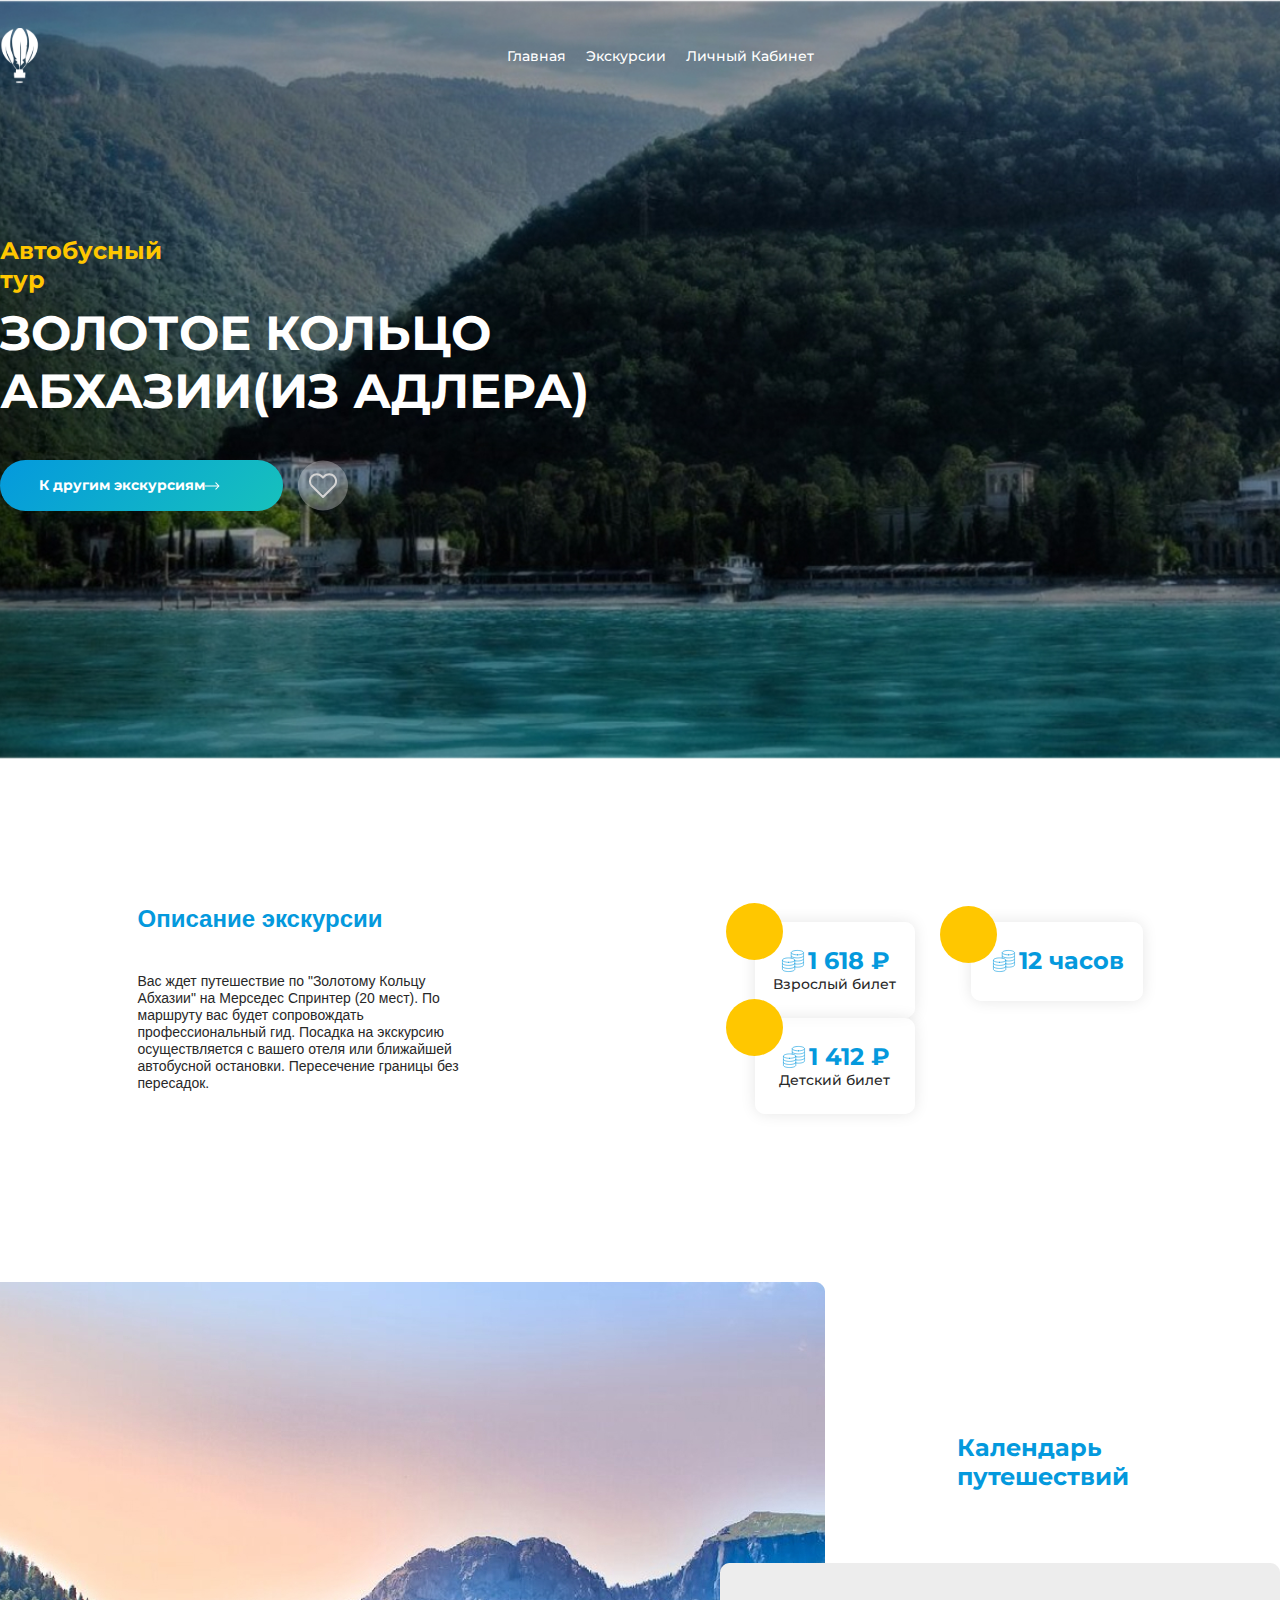
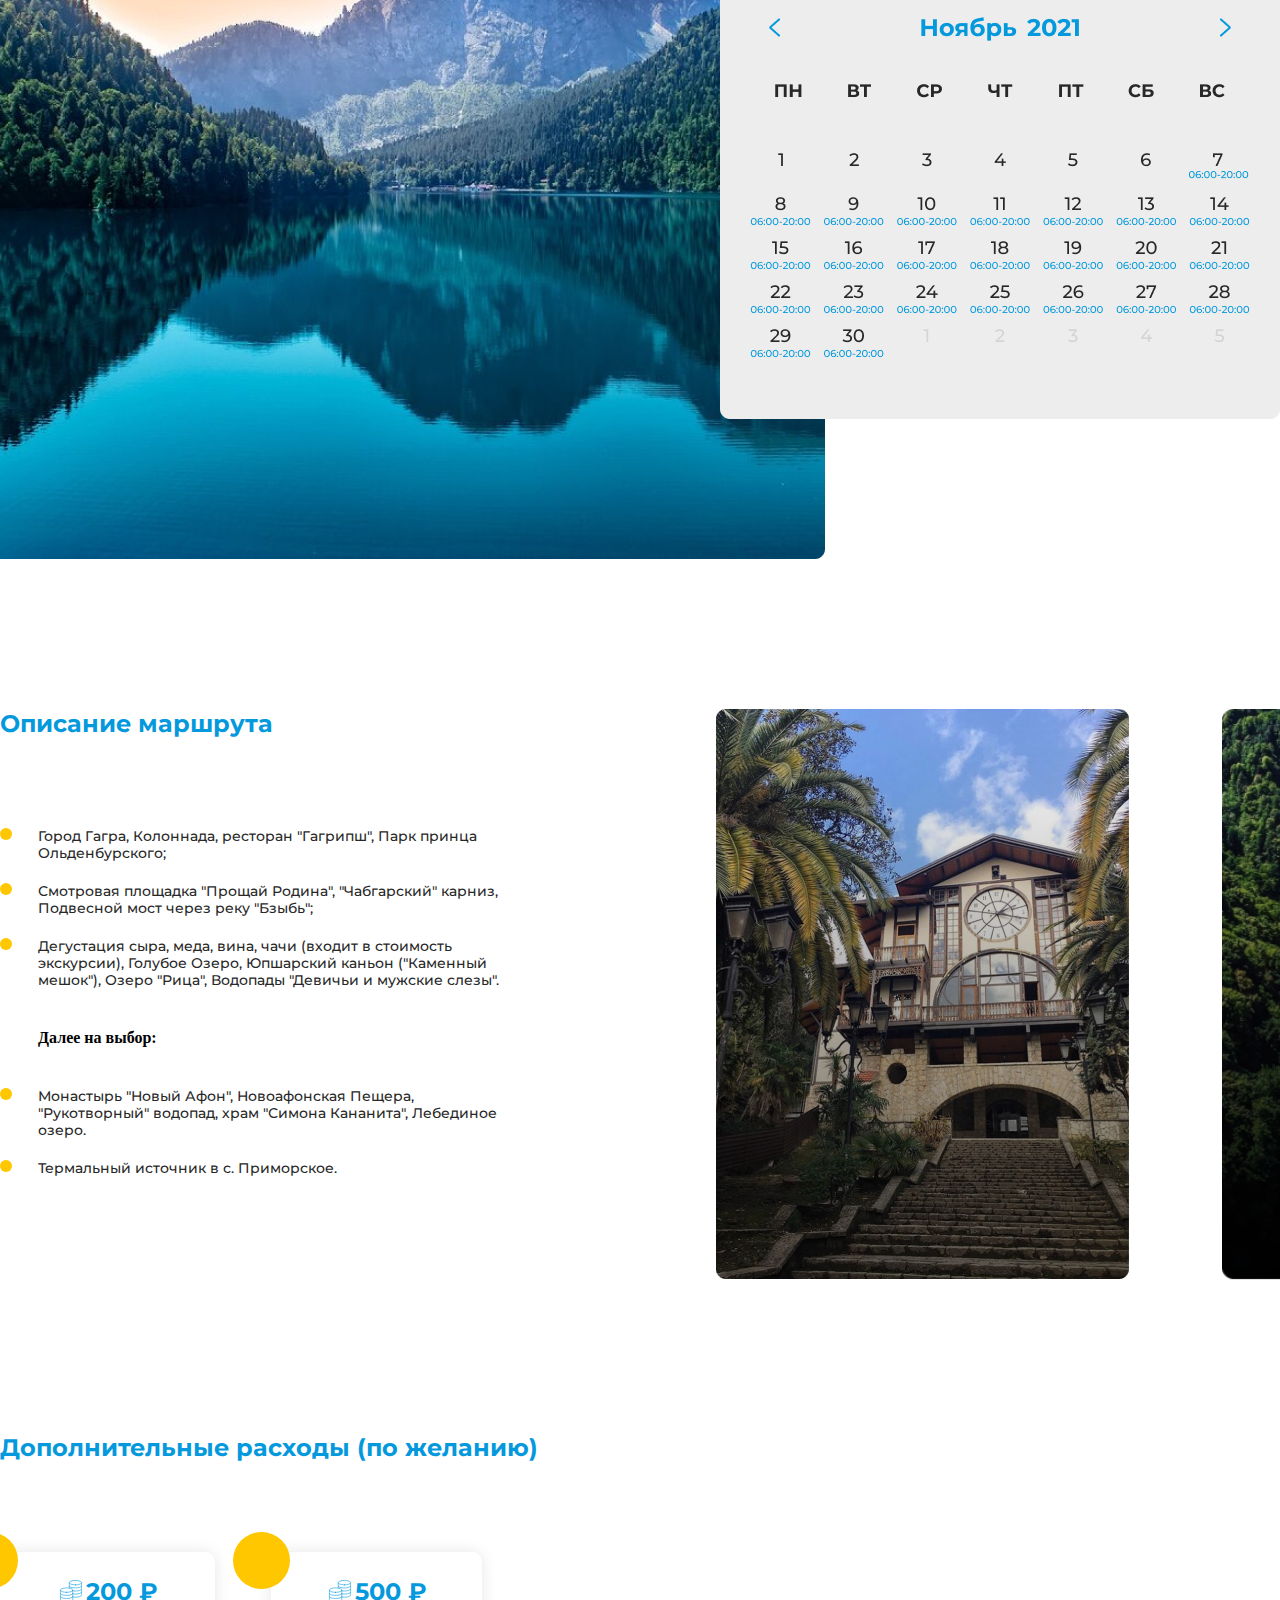
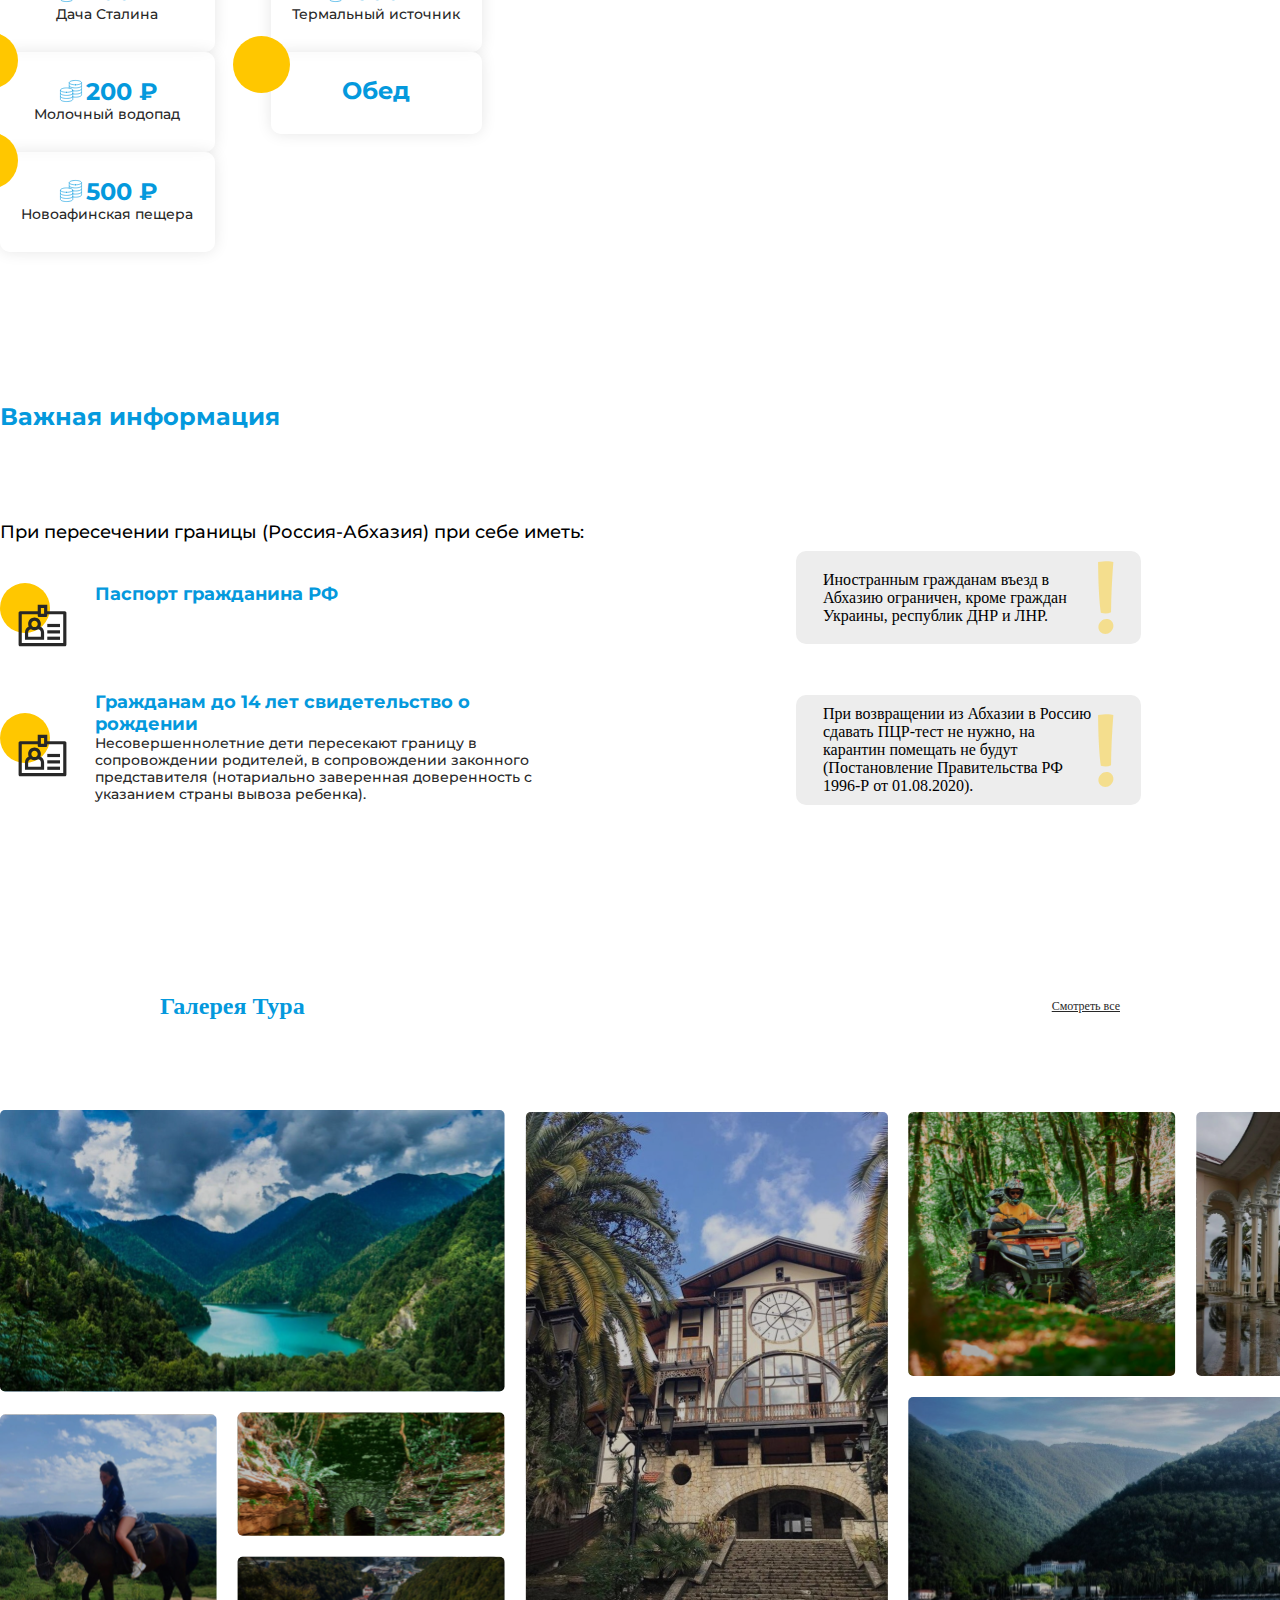
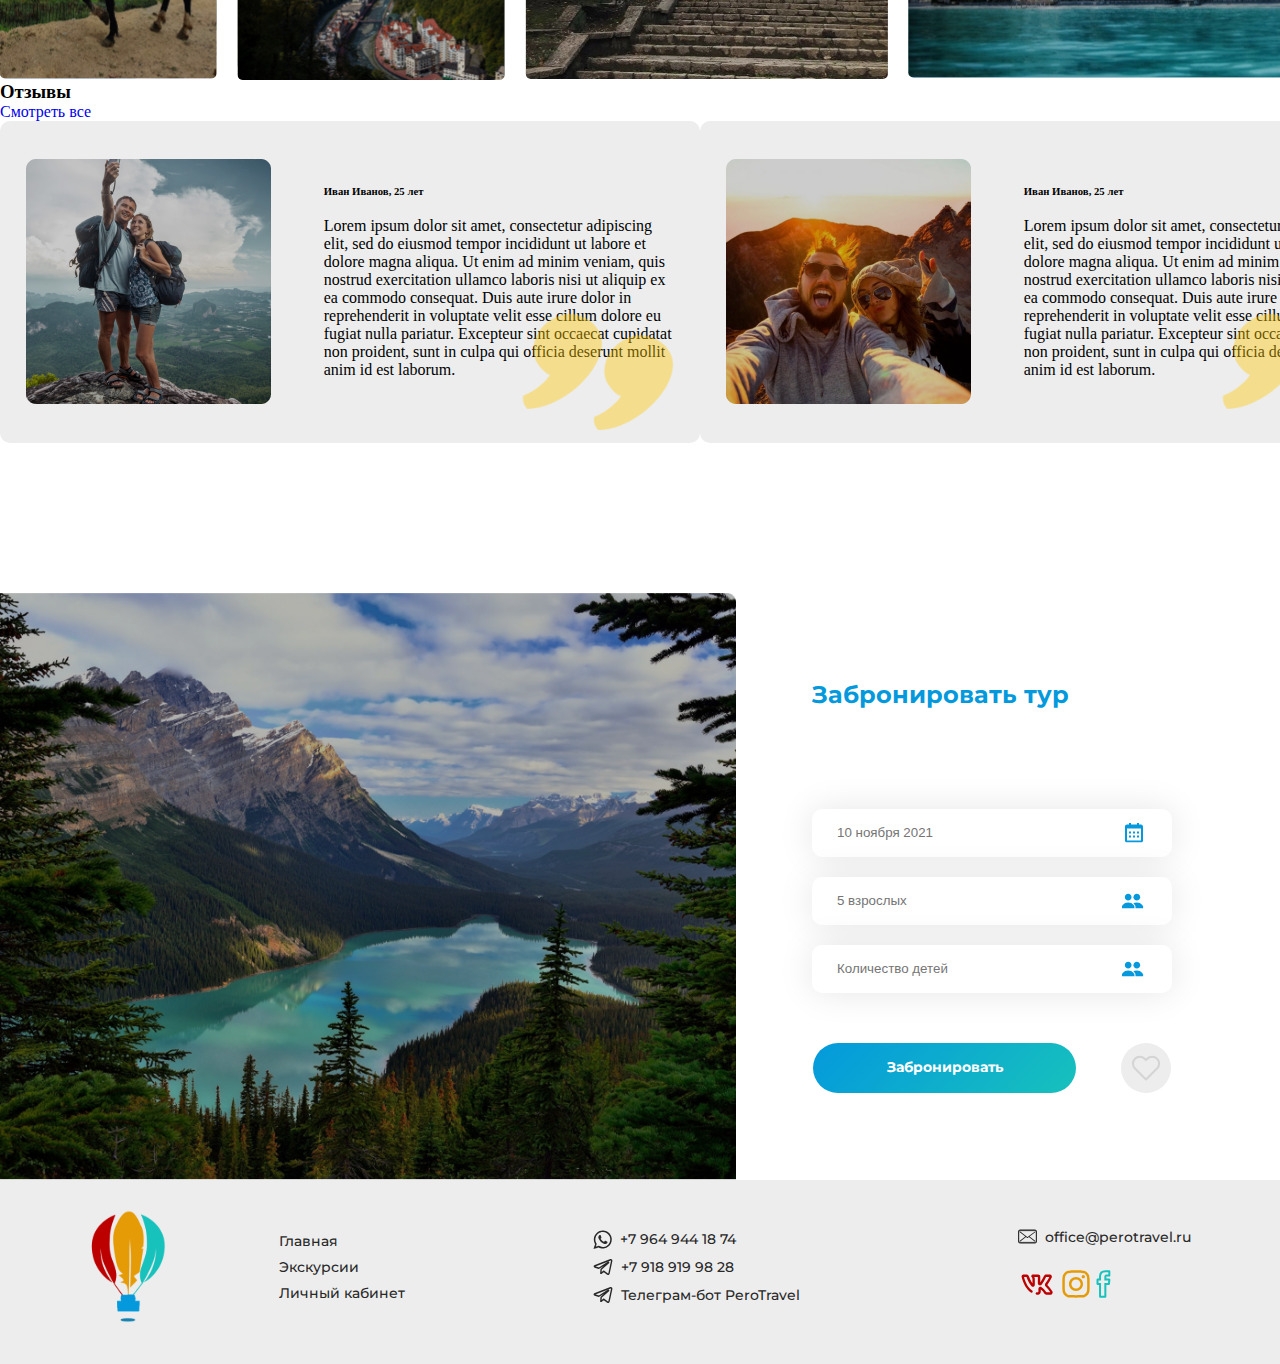
<file: secondPage/secondPage.html>
<!DOCTYPE html>
<html lang="en">
  <head>
    <meta charset="UTF-8" />
    <meta name="viewport" content="width=device-width, initial-scale=1.0" />
    <title>Экскурссии</title>
   
    <link
      rel="stylesheet"
      href="https://cdn.jsdelivr.net/npm/swiper@11/swiper-bundle.min.css"
    />
    <link rel="stylesheet" href="./secondPageStyle.css" />
    <link rel="stylesheet" href="./">
    <link href="https://fonts.googleapis.com/icon?family=Material+Icons" rel="stylesheet">
  </head>
  <body>
    <header class="header">
      <div class="container">
        <div class="header__content">
          <img src="../secondPage/imgs/logo.svg" alt="logo" />
    
            <ul>
            <li class="header__link"> Главная </li>
            <li class="header__link"> <span>Экскурсии</span> </li>
            <li onclick="popupToggle()" class="header__link">Личный Кабинет</li>
        </ul>
        <div onclick="showBurger()" class="burger"></div>
    </div>
</div>
           
     
        
      
      <section class="hero">
        <div class="container">
          <div class="hero__content">
            <h2 class="hero__top">Автобусный тур</h2>
            <h1 class="hero__title">ЗОЛОТОЕ КОЛЬЦО АБХАЗИИ(ИЗ АДЛЕРА)</h1>
          </div>
          <div class="hero__like">
            <button class="hero__btn">
              К другим экскурсиям<img src="../secondPage/imgs/strela.svg" alt="Arrow" />
            </button>
            <img src="../secondPage/imgs/like.svg" alt="" />
          </div>
        </div>
        
      </section>

      <div class="popup">
        <h2 class="popup__top">Личный Кабинет</h2>
        <form class="popup__form">
          <div class="popup__card">
            <input type="text" placeholder="ФИО"  class="popup__put"/>
            <input type="email" placeholder="Email" class="popup__put"/>
            <input type="number" placeholder="Номер телефона" class="popup__put" />
            <input type="password" placeholder="Создайте пароль" class="popup__put" />
          </div>
          <button class="popup__btn">Зарегистрироваться</button>
          <h2 onclick="popupToggle()" class="popup__close">X</h2>
        </form>
      </div>
  
    </header>
    <main>
      <section class="about">
        <div class="container">
          <div class="about__content">
            <div class="about__title">
              <h2 class="about__sub-title">Описание экскурсии</h2>
              <p class="about__text">
                Вас ждет путешествие по "Золотому Кольцу Абхазии" на Мерседес
                Спринтер (20 мест). По маршруту вас будет сопровождать
                профессиональный гид. Посадка на экскурсию осуществляется с
                вашего отеля или ближайшей автобусной остановки. Пересечение
                границы без пересадок.
              </p>
            </div>
            <div class="about__cards">
                <div class="about__adap">
              <div class="about__card">
                <img src="../secondPage/imgs/solnse.svg" alt="sun" class="about__sun" />
                <div class="about__card-wrap">
                  <img src="../secondPage/imgs/money.svg" alt="" />
                  <h3 class="about__cost">1 618 ₽</h3>
                </div>
                <p class="about__info">Взрослый билет</p>
              </div>
              <div class="about__card">
                <img src="../secondPage/imgs/solnse.svg" alt="sun" class="about__sun" />
                <div class="about__card-wrap">
                  <img src="../secondPage/imgs/money.svg" alt="" />
                  <h3 class="about__cost">1 412 ₽</h3>
                </div>
                <p class="about__info">Детский билет</p>
              </div>
            </div>
            <div class="about__card2">
              <div class="about__card">
                <img src="../secondPage/imgs/solnse.svg" alt="sun" class="about__sun" />
                <div class="about__card-wrap">
                  <img src="../secondPage/imgs/money.svg" alt="" />
                  <h3 class="about__cost">12 часов</h3>
                </div>
              </div>
            </div>
            </div>
          </div>
        </div>
      </section>
      <section class="month">
        <div class="container">
          <div class="month__content">
            <img src="../secondPage/imgs/gora.jpg" alt="gora" class="month__bg" />
            <div class="month__hhh"><h2>Календарь путешествий</h2></div>
            <div class="month__gelly">
              <img src="../secondPage/imgs/november.png" alt="november" class="month__img"/>
            </div>
          </div>
        </div>
      </section>
      <section class="route">
        <div class="container">
          <div class="route__content">
            <div class="route__description">
              <h2>Описание маршрута</h2>
              <div class="route__info">
                <img src="../secondPage/imgs/list.svg" alt="" />
                <p>
                  Город Гагра, Колоннада, ресторан "Гагрипш", Парк принца
                  Ольденбурского;
                </p>
              </div>
              <div class="route__info">
                <img src="../secondPage/imgs/list.svg" alt="" />
                <p>
                  Смотровая площадка "Прощай Родина", "Чабгарский" карниз,
                  Подвесной мост через реку "Бзыбь";
                </p>
              </div>
              <div class="route__info">
                <img src="../secondPage/imgs/list.svg" alt="" />
                <p>
                  Дегустация сыра, меда, вина, чачи (входит в стоимость
                  экскурсии), Голубое Озеро, Юпшарский каньон ("Каменный
                  мешок"), Озеро "Рица", Водопады "Девичьи и мужские слезы".
                </p>
              </div>
              <h4>Далее на выбор:</h4>
              <div class="route__info">
                <img src="../secondPage/imgs/list.svg" alt="" />
                <p>
                  Монастырь "Новый Афон", Новоафонская Пещера, "Рукотворный"
                  водопад, храм "Симона Кананита", Лебединое озеро.
                </p>
              </div>
              <div class="route__info">
                <img src="../secondPage/imgs/list.svg" alt="" />
                <p>Термальный источник в с. Приморское.</p>
              </div>
            </div>
            <div class="route__bottom">
              <div class="swiper mySwiper">
                <div class="swiper-wrapper">
                  <div class="swiper-slide">
                    <img src="../secondPage/imgs/gagra.png" alt="" />
                  </div>
                  <div class="swiper-slide">
                    <img src="../secondPage/imgs/most.png" alt="" />
                  </div>
                  <div class="swiper-slide">
                    <img src="../secondPage/imgs/vodovod.png" alt="" />
                  </div>
                  <div class="swiper-slide">
                    <img src="../secondPage/imgs/gagra.png" alt="" />
                  </div>
                  <div class="swiper-slide">
                    <img src="../secondPage/imgs/most.png" alt="" />
                  </div>
                  <div class="swiper-slide">
                    <img src="../secondPage/imgs/vodovod.png" alt="" />
                  </div>
                </div>
              </div>
            </div>
          </div>
        </div>
      </section>
      <section class="cash">
        <div class="container">
          <div class="cash__content">
            <h2>Дополнительные расходы (по желанию)</h2>
            <div class="cash__cards">
                <div class="cash__gym">
              <div class="cash__card">
                <img src="../secondPage/imgs/solnse.svg" alt="sun" class="cash__sun" />
                <div class="cash__card-wrap">
                  <img src="../secondPage/imgs/money.svg" alt="" />
                  <h3 class="cash__cost">200 ₽</h3>
                </div>
                <p class="cash__info">Дача Сталина</p>
              </div>
              <div class="cash__card">
                <img src="../secondPage/imgs/solnse.svg" alt="sun" class="cash__sun" />
                <div class="cash__card-wrap">
                  <img src="../secondPage/imgs/money.svg" alt="" />
                  <h3 class="cash__cost">200 ₽</h3>
                </div>
                <p class="cash__info">Молочный водопад</p>
              </div>
              <div class="cash__card">
                <img src="../secondPage/imgs/solnse.svg" alt="sun" class="cash__sun" />
                <div class="cash__card-wrap">
                  <img src="../secondPage/imgs/money.svg" alt="" />
                  <h3 class="cash__cost">500 ₽</h3>
                </div>
                <p class="cash__info">Новоафинская пещера</p>
              </div>
            </div>
            <div class="cash__two">
              <div class="cash__card">
                <img src="../secondPage/imgs/solnse.svg" alt="sun" class="cash__sun" />
                <div class="cash__card-wrap">
                  <img src="../secondPage/imgs/money.svg" alt="" />
                  <h3 class="cash__cost">500 ₽</h3>
                </div>
                <p class="cash__info">Термальный источник</p>
              </div>
              <div class="cash__card">
                <img src="../secondPage/imgs/solnse.svg" alt="sun" class="cash__sun" />
                <div class="cash__card-wrap">
                  <h3 class="cash__cost">Обед</h3>
                </div>
              </div>
            </div>
            </div>
          </div>
        </div>
      </section>
      <section class="pass">
        <div class="container">
          <div class="pass__top">
            <h2>Важная информация</h2>
          </div>
          <div class="pass__content">
            <div class="pass__info">
              <p class="pass__russia">
                При пересечении границы (Россия-Абхазия) при себе иметь:
              </p>
              <div class="pass__img">
                <img src="../secondPage/imgs/pasport.svg" alt="pasport" />
                <h3>Паспорт гражданина РФ</h3>
              </div>
              <div class="pass__img">
                <img src="../secondPage/imgs/pasport.svg" alt="pasport" />
                <div class="pass__word">
                  <h3>Гражданам до 14 лет свидетельство о рождении</h3>
                  <p>
                    Несовершеннолетние дети пересекают границу в сопровождении
                    родителей, в сопровождении законного представителя
                    (нотариально заверенная доверенность с указанием страны
                    вывоза ребенка).
                  </p>
                </div>
              </div>
            </div>
            <div class="pass__text">
              <div class="pass__rus">
                <p>
                  Иностранным гражданам въезд в Абхазию <span>ограничен</span>,
                  кроме граждан Украины, республик ДНР и ЛНР.
                </p>
                <img src="../secondPage/imgs/znak.svg" alt="znak" />
              </div>
              <div class="pass__rus">
                <p>
                  При возвращении из Абхазии в Россию сдавать ПЦР-тест не нужно,
                  на карантин помещать не будут (Постановление Правительства РФ
                  1996-Р от 01.08.2020).
                </p>
                <img src="../secondPage/imgs/znak.svg" alt="znak" />
              </div>
            </div>
          </div>
        </div>
      </section>
      <section class="galery">
        <div class="container">
          <div class="galery__top">
            <h2 class="galery__title">Галерея Тура</h2>
            <a class="galery__link" href="#"> Смотреть все </a>
          </div>
        </div>
        <div class="galery__container">
          <div class="galery__content">
            <div class="galery__left">
              <img src="../secondPage/imgs/tur1.svg" alt="img" />
              <div class="galery__left-bot">
                <img src="../secondPage/imgs/tur5.svg" alt="img" />
                <div class="galery__left-bot-right">
                  <img src="../secondPage/imgs/tur6.svg" alt="img" />
                  <img src="../secondPage/imgs/tur7.svg" alt="img" />
                </div>
              </div>
            </div>
            <div class="galery__right">
              <img src="../secondPage/imgs/tur2.svg" alt="img"  class="galery__img"/>
              <div class="galery__right-up">
                <div class="galery__right-bot">
                  <img src="../secondPage/imgs/tur3.svg" alt="img" class="galery__img" />
                  <img src="../secondPage/imgs/tur4.svg" alt="img" class="galery__img" />
                </div>
                <img src="../secondPage/imgs/tur8.svg" alt="img" class="galery__image" />
              </div>
            </div>
          </div>
        </div>
      </section>
      <section class="feedBack">
        <div class="container">
            <div class="sectionInfo">
              <h3>Отзывы</h3>
              <a href="#">Смотреть все</a>
            </div>
            <div class="feedSlide">
                <div class="swiper myFeedSwiper">
                  <div class="feedWraper swiper-wrapper">
                    <div class="feedB swiper-slide">
                      <img src="../secondPage/imgs/ivan.png" alt="#">
                      <div class="ivan">
                      <h6>Иван Иванов, 25 лет</h6>
                      <p>Lorem ipsum dolor sit amet, consectetur adipiscing elit, sed do eiusmod tempor incididunt ut labore et dolore magna
                      aliqua. Ut enim ad minim veniam, quis nostrud exercitation ullamco laboris nisi ut aliquip ex ea commodo consequat. Duis
                      aute irure dolor in reprehenderit in voluptate velit esse cillum dolore eu fugiat nulla pariatur. Excepteur sint
                      occaecat cupidatat non proident, sunt in culpa qui officia deserunt mollit anim id est laborum.
                    </p>
                    </div>
                  </div>
                  <div class="feedB swiper-slide">
                      <img src="../secondPage/imgs/ivan2.png" alt="#">
                      <div class="ivan">
                      <h6>Иван Иванов, 25 лет</h6>
                      <p>Lorem ipsum dolor sit amet, consectetur adipiscing elit, sed do eiusmod tempor incididunt ut labore et dolore magna
                        aliqua. Ut enim ad minim veniam, quis nostrud exercitation ullamco laboris nisi ut aliquip ex ea commodo consequat.
                        Duis
                        aute irure dolor in reprehenderit in voluptate velit esse cillum dolore eu fugiat nulla pariatur. Excepteur sint
                        occaecat cupidatat non proident, sunt in culpa qui officia deserunt mollit anim id est laborum.
                      </p>
                      </div>
                    </div>
                    <div class="feedB swiper-slide">
                      <img src="../secondPage/imgs/ivan.png" alt="#">
                      <div class="ivan">
                        <h6>Иван Иванов, 25 лет</h6>
                        <p>Lorem ipsum dolor sit amet, consectetur adipiscing elit, sed do eiusmod tempor incididunt ut labore et dolore
                          magna
                          aliqua. Ut enim ad minim veniam, quis nostrud exercitation ullamco laboris nisi ut aliquip ex ea commodo
                          consequat.
                          Duis
                          aute irure dolor in reprehenderit in voluptate velit esse cillum dolore eu fugiat nulla pariatur. Excepteur sint
                          occaecat cupidatat non proident, sunt in culpa qui officia deserunt mollit anim id est laborum.
                        </p>
                      </div>
                    </div>
                  </div>
                  <div class="swiper-pagination"></div>
                </div>
            </div>
        </div>
  </section>
      <section class="booking">
        <div class="container">
          <div class="booking__tur">
            <img src="../secondPage/imgs/ozero.png" alt="Пейзаж" class="booking__img" />
            <div class="booking__form-wrapper">
              <form class="booking__form">
                <p class="booking__title">Забронировать тур</p>
                <label class="booking__input-wrapper">
                  <input
                    placeholder="10 ноября 2021"
                    type="text"
                    class="booking__input"
                  />
                  <img
                    src="./imgs/kalendar.svg"
                    alt="kalendar"
                    class="booking__input-icon"
                  />
                </label>
                <label class="booking__input-wrapper">
                  <input
                    placeholder="5 взрослых"
                    type="text"
                    class="booking__input"
                  />
                  <img
                    src="./imgs/mans.svg"
                    alt="people"
                    class="booking__input-icon"
                  />
                </label>
                <label class="booking__input-wrapper">
                  <input
                    placeholder="Количество детей"
                    type="text"
                    class="booking__input"
                  />
                  <img
                    src="./imgs/mans.svg"
                    alt="childs"
                    class="booking__input-icon"
                  />
                </label>
                <div class="booking__like">
                  <button class="booking__btn">Забронировать</button>
                  <img src="../secondPage/imgs/alllike.svg" alt="Избранное" />
                </div>
              </form>
            </div>
          </div>
        </div>
      </section>
    </main>
    <footer class="footer">
      <div class="container">
        <div class="footer__content">
          <div class="footer__left">
            <img src="../secondPage/imgs/shar_logo.svg" alt="logo" />
            <nav class="footer__nav">
              <a href="#" class="footer__link">Главная</a>
              <a href="#" class="footer__link">Экскурсии</a>
              <a href="#" class="footer__link">Личный кабинет</a>
            </nav>
          </div>

          <div class="footer__right">
            <nav class="footer__nav">
              <a
                href="https://www.whatsapp.com/?lang=ru_RU"
                class="footer__link"
              >
                <img src="../secondPage/imgs/whatsapp.svg" alt="Whatsapp" />
                +7 964 944 18 74
              </a>
              <a href="https://getcontact.com/ru/" class="footer__link">
                <img src="../secondPage/imgs/tg.svg" alt="Telegram" />
                +7 918 919 98 28
              </a>
              <a href="https://web.telegram.org/k/" class="footer__link">
                <img src="../secondPage/imgs/tg.svg" alt="Telegram" />
                Телеграм-бот PeroTravel
              </a>
            </nav>
            <div class="footer__line"></div>
            <div class="footer__web">
              <a href="https://mail.ru/" class="footer__link">
                <img src="../secondPage/imgs/mail.svg" alt="mail" />
                office@perotravel.ru
              </a>
              <nav class="footer__web-nav">
                <a href="https://vk.com/">
                  <img src="../secondPage/imgs/vk.svg" alt="vk" />
                </a>
                <a href="https://www.instagram.com/">
                  <img src="../secondPage/imgs/insta.svg" alt="instagram" />
                </a>
                <a href="https://www.facebook.com/?locale=ru_RU">
                  <img src="../secondPage/imgs/fb.svg" alt="facebook" />
                </a>
              </nav>
            </div>
          </div>
        </div>
      </div>
    </footer>
    <script src="https://cdn.jsdelivr.net/npm/swiper@11/swiper-bundle.min.js"></script>
    <script src="./js/main.js"></script>
    <script src="./js/popup.js"></script>
    <script src="./js/burger.js"></script>
  </body>
</html>
</file>
<file: secondPage/secondPageStyle.css>
@import url("https://fonts.googleapis.com/css2?family=Montserrat:ital,wght@0,100..900;1,100..900&display=swap");
* {
  margin: 0;
  padding: 0;
  box-sizing: border-box;
  list-style: none;
  text-decoration: none;
}
.container {
  max-width: 1400px;
  margin: 0 auto;
}
.header {
  background: url("./imgs/back.jpg") center/cover no-repeat;

  padding-top: 27px;
}
.header__burger {
  display: none;
}
.header__content {
  display: flex;
  align-items: center;
  justify-content: space-between;
}
.header__content  ul{
  display: flex;
  column-gap: 20px;
  align-items: center;
}

.header__link {
  color: var(--white, #fff);
  font-family: Montserrat;
  font-size: 14px;
  font-style: normal;
  font-weight: 500;
  line-height: normal;
}
.header__link:hover{
    color:#ffc700 ;
}
.popup {
  width: 300px;
  padding: 50px 25px;
  box-shadow: 0 0 15px 5px rgba(0, 0, 0, 0.75);
  border-radius: 20px;
  border: 1.5px solid black;
  position: absolute;
  top: 50%;
  left: 50%;
  transform: translate(-50%, -50%);
  backdrop-filter: blur(5px);
  color: white;
  background: rgb(255, 255, 255, 0.75);
  margin: 0;
  box-sizing: border-box;
  background-size: 100%;
  flex-direction: column;
  justify-content: center;
  align-items: center;
  display: none;
}
.popup__top {
  color: rgb(4, 153, 221);
  font-family: Montserrat;
  font-size: 24px;
  font-weight: 700;
  line-height: 29px;
  padding-bottom: 20px;
}
.popup__card {
  display: flex;
  flex-direction: column;
  justify-content: center;
  align-items: center;
  row-gap: 20px;
}
.popup__put {
  width: 250px;
  height: 35px;
  padding-left: 20px;
  outline: none;
  border: 1px solid rgb(4, 153, 221);
  border-radius: 10px;
}
.popup__btn {
  color: #fff;
  font-family: Montserrat;
  font-size: 14px;
  font-style: normal;
  font-weight: 700;
  line-height: normal;
  border-radius: 10px;
  background: linear-gradient(
    135deg,
    rgb(4, 153, 221) 0%,
    rgb(23, 193, 188) 100%
  );
  padding: 16px 63px 17px 39px;
  border: none;
  text-transform: uppercase;
  cursor: pointer;
  transition: 0.2s;
  margin-top: 20px;
}
.popup__btn:hover {
  background: red;
  color: rgb(4, 153, 221);
}
.popup__close {
  position: absolute;
  top: 15px;
  right: 20px;
  color: rgb(4, 153, 221);
  background: #ffffff;
  width: 30px;
  height: 30px;
  text-align: center;
  border-radius: 5px;
}
.popup__close:hover {
  background: red;
  color: white;
  cursor: pointer;
  width: 30px;
  height: 30px;
  text-align: center;
  border-radius: 5px;
}
.popup.active{
    display: flex;
}
.hero {
  padding-bottom: 248px;
  padding-top: 152px;
}
.hero__top {
  color: rgb(255, 199, 0);
  font-family: Montserrat;
  font-size: 24px;
  font-weight: 700;
  line-height: 29px;
  letter-spacing: 0%;
  max-width: 212px;
  padding-bottom: 10px;
}
.hero__title {
  max-width: 761px;
  color: #fff;
  font-family: Montserrat;
  font-size: 48px;
  font-style: normal;
  font-weight: 700;
  line-height: normal;
}
.hero__like {
  margin-top: 40px;
  display: flex;
  column-gap: 15px;
}
.hero__btn {
  color: #fff;
  font-family: Montserrat;
  font-size: 14px;
  font-style: normal;
  font-weight: 700;
  line-height: normal;
  border-radius: 60px;
  background: linear-gradient(
    135deg,
    rgb(4, 153, 221) 0%,
    rgb(23, 193, 188) 100%
  );
  padding: 16px 63px 17px 39px;
  border: none;
  cursor: pointer;
  transition: 0.2s;
}
.hero__btn:hover {
  background: red;
  color: rgb(4, 153, 221);
}
.about__content {
  display: flex;
  justify-content: space-around;
  align-items: center;
  margin: 145px 0 150px 0;
}
.about__title {
  display: flex;
  flex-direction: column;
  justify-content: center;
}
.about__sub-title {
  color: rgb(4, 153, 221);
  font-family: Montserrat;
  font-family: sans-serif;
  font-size: 24px;
  font-weight: 700;
  line-height: 29px;
  letter-spacing: 0%;
}
.about__text {
  max-width: 342px;
  color: rgb(40, 40, 40);
  font-family: Montserrat;
  font-family: sans-serif;
  font-size: 14px;
  font-weight: 500;
  line-height: 17px;
  letter-spacing: 0%;
  margin: 40px 0;
}
.about__cards {
  display: flex;
  column-gap: 56px;
}
.about__card {
  position: relative;
  padding: 24px 19px 25px 18px;
  border-radius: 10px;
  box-shadow: 0px 0px 15px 0px rgba(0, 0, 0, 0.1);
  background: rgba(255, 255, 255, 0.7);
  display: flex;
  flex-direction: column;
  justify-content: center;
  align-items: center;
}
.about__sun {
  position: absolute;
  top: -20%;
  left: -18%;
  filter: brightness(20px);
}
.about__cost {
  color: rgb(4, 153, 221);
  font-family: Montserrat;
  font-size: 24px;
  font-weight: 700;
  line-height: 29px;
  letter-spacing: 0%;
}
.about__info {
  color: rgb(40, 40, 40);
  font-family: Montserrat;
  font-size: 14px;
  font-weight: 500;
  line-height: 17px;
  letter-spacing: 0%;
}
.about__card-wrap {
  display: flex;
}
.month__content {
  display: flex;
}
.month__gelly {
  position: relative;
}
.month__img {
  position: absolute;
  bottom: 140px;
  left: -560px;
}
.month__hhh h2 {
  margin: 151px 0 90px 132px;
  color: rgb(4, 153, 221);
  font-family: Montserrat;
  font-size: 24px;
  font-weight: 700;
  line-height: 29px;
  letter-spacing: 0%;
  max-width: 323px;
}
.route {
  margin: 150px 0;
}
.route__content {
  display: flex;
  column-gap: 117px;
}
.route__bottom {
  display: flex;
  max-width: 50%;
}

.swiper-slide img {
  width: 413px;
  background-repeat: no-repeat;
  background-position: center;
  background-size: cover;
}

.route__description h2 {
  color: rgb(4, 153, 221);
  font-family: Montserrat;
  font-size: 24px;
  font-weight: 700;
  line-height: 29px;
  letter-spacing: 0%;
  margin-bottom: 90px;
}
.route__description h4 {
  margin: 19px 0 41px 38px;
}
.route__info {
  display: flex;
  align-items: flex-start;
  column-gap: 26px;
}
.route__info p {
  color: rgb(40, 40, 40);
  font-family: Montserrat;
  font-size: 14px;
  font-weight: 500;
  line-height: 17px;
  letter-spacing: 0%;
  max-width: 512px;
  margin-bottom: 21px;
}
.cash__content h2 {
  color: rgb(4, 153, 221);
  font-family: Montserrat;
  font-size: 24px;
  font-weight: 700;
  line-height: 29px;
  letter-spacing: 0%;
  margin-bottom: 90px;
}
.cash__cards {
  display: flex;
  column-gap: 56px;
}
.cash__card {
  position: relative;
  padding: 24px 22px 29px 21px;
  border-radius: 10px;
  box-shadow: 0px 0px 15px 0px rgba(0, 0, 0, 0.1);
  background: rgba(255, 255, 255, 0.7);
  display: flex;
  flex-direction: column;
  justify-content: center;
  /* align-items: center;/ */
}
.cash__sun {
  position: absolute;
  top: -20%;
  left: -18%;
  filter: brightness(20px);
}
.cash__cost {
  color: rgb(4, 153, 221);
  font-family: Montserrat;
  font-size: 24px;
  font-weight: 700;
  line-height: 29px;
  letter-spacing: 0%;
  display: flex;
  justify-content: center;
  align-items: center;
}

.cash__info {
  color: rgb(40, 40, 40);
  font-family: Montserrat;
  font-size: 14px;
  font-weight: 500;
  line-height: 17px;
  letter-spacing: 0%;
  text-align: center;
}
.cash__card-wrap {
  display: flex;
  justify-content: center;
  align-items: center;
}
.pass {
  margin-top: 150px;
}
.pass__top h2 {
  color: rgb(4, 153, 221);
  font-family: Montserrat;
  font-size: 24px;
  font-weight: 700;
  line-height: 29px;
  letter-spacing: 0%;
}
.pass__content {
  display: flex;
  column-gap: 212px;
}
.pass__russia {
  margin: 90px 0 40px 0;
  color: rgb(0, 0, 0);
  font-family: Montserrat;
  font-size: 18px;
  font-weight: 500;
  line-height: 22px;
  letter-spacing: 0%;
}
.pass__img {
  display: flex;
  justify-content: left;
  margin-bottom: 40px;
  column-gap: 27px;
}
.pass__img h3 {
  color: rgb(4, 153, 221);
  font-family: Montserrat;
  font-size: 18px;
  font-weight: 700;
  line-height: 22px;
  letter-spacing: 0%;
}
.pass__img p {
  color: rgb(40, 40, 40);
  font-family: Montserrat;
  font-size: 14px;
  font-weight: 500;
  line-height: 17px;
  letter-spacing: 0%;
}
.pass__word {
  display: flex;
  flex-direction: column;
  justify-content: center;
  align-items: center;
  max-width: px;
}
.pass__word h3 {
  max-width: 455px;
}
.pass__word p {
  max-width: 455px;
}
.pass__text {
  margin-top: 120px;
  display: flex;
  flex-direction: column;
  row-gap: 51px;
}
.pass__rus {
  display: flex;
  border-radius: 10px;
  background: rgb(237, 237, 237);
  padding: 10px 27px 10px;
  justify-content: center;
  align-items: center;
}
.pass__rus p {
  max-width: 275px;
}
.galery {
  margin-top: 150px;
}
.galery__container {
  max-width: 1400px;
  margin: 0 auto;
  margin-top: 90px;
}
.galery__content {
  display: flex;
  gap: 20px;
  align-items: center;
}
.galery__top {
  display: flex;
  justify-content: space-between;
  align-items: center;
  text-align: center;
}
.galery__left {
  display: flex;
  flex-direction: column;
  row-gap: 20px;
}
.galery__left-bot {
  display: flex;
  gap: 20px;
}
.galery__left-bot-right {
  display: flex;
  flex-direction: column;
  row-gap: 20px;
}
.galery__right {
  display: flex;
  gap: 20px;
}
.galery__right-up {
  display: flex;
  flex-direction: column;
  row-gap: 20px;
}
.galery__right-bot {
  display: flex;
  gap: 20px;
}
.galery__title {
  color: #0499dd;
  font-family: var(--font-family);
  font-weight: 700;
  font-size: 24px;
  margin-left: 160px;
}
.galery__link {
  font-family: font-family;
  font-weight: 500;
  font-size: 12px;
  text-decoration: underline;
  color: #282828;
  margin-right: 160px;
}
.feedBack{
    padding-bottom: 100px;
  }
  .feedWraper {
    display: flex;
    justify-content: space-around;
    padding-bottom: 50px;
  }
  .feedB{
    display: flex;
    justify-content: space-around;
    width: 700px;
    height: 322px;
    background: #ededed;
    align-items: center;
    border-radius: 10px;
  }
  .feedB::after{
    content: '';
    position: absolute;
    background: url(/img/quotes.png)center/cover no-repeat;
    width: 165px;
    height: 135px;
    bottom: 0;
    right: 20px;
  }
  .feedWraper .swiper-slide img{
    width: 245px;
    height: 245px;
    z-index: 1;
  }
  .feedB img{
    width: 245px;
    height: 245px;
  }
  .ivan{
    display: flex;
    flex-direction: column;
    row-gap: 20px;
    justify-content: center;
  }
  .ivan p{
    width: 350px;
  }
.booking__tur {
  display: flex;
}
.booking__img {
  width: 57.5%;
}
.booking__form-wrapper {
  width: 40%;
  display: flex;
  justify-content: center;
  align-items: center;
}
.booking__form {
  display: flex;
  flex-direction: column;
}
.booking__title {
  color: rgb(4, 153, 221);
  font-family: Montserrat;
  font-size: 24px;
  font-weight: 700;
  line-height: 29px;
  letter-spacing: 0%;
  margin-bottom: 90px;
}
.booking__input-wrapper {
  max-width: 360px;
  display: inline-block;
  position: relative;
  background: white;
  margin: 10px 0;
}
.booking__input {
  width: 100%;
  padding: 16px 180px 17px 25px;
  border-radius: 10px;
  border: none;
  box-shadow: 0 0 35px 0 rgba(0, 0, 0, 0.1);
}
.booking__input-icon {
  position: absolute;
  right: 28px;
  top: 50%;
  transform: translateY(-50%);
}
.booking__like {
  display: flex;
  margin-top: 39.92px;
  column-gap: 45px;
  justify-content: center;
  align-items: center;
  text-align: center;
}
.booking__btn {
  color: rgb(255, 255, 255);
  font-family: Montserrat;
  font-size: 14px;
  font-weight: 700;
  line-height: 17px;
  letter-spacing: 0%;
  background: linear-gradient(135deg, rgb(4, 153, 221), rgb(23, 193, 188) 100%);
  padding: 16.08px 73px 16.92px 74px;
  border-radius: 60px;
  border: none;
  cursor: pointer;
  transition: 0.2s;
}
.booking__btn:hover {
  background: red;
  color: rgb(4, 153, 221);
}
.footer {
  padding: 30px 0 40px;
  background: #ededed;
}
.footer__content {
  display: flex;
  justify-content: space-around;
  align-items: center;
  gap: 10px;
}
.footer__left {
  display: flex;
  align-items: center;
  gap: 110px;
}
.footer__nav {
  display: flex;
  flex-direction: column;
  row-gap: 8px;
}
.footer__link {
  font-family: Montserrat;
  font-size: 14px;
  font-style: normal;
  font-weight: 500;
  line-height: normal;
  color: #282828;
  align-items: center;
  gap: 9px;
}
.footer__right {
  display: flex;
  align-items: center;
  gap: 109px;
}
.footer__nav {
  display: flex;
  flex-direction: column;
  row-gap: 8px;
}
.footer__link {
  font-family: Montserrat;
  font-size: 14px;
  font-style: normal;
  font-weight: 500;
  line-height: normal;
  color: #282828;
  display: flex;
  column-gap: 8px;
}
.footer__web {
  display: flex;
  flex-direction: column;
  row-gap: 19px;
}
.footer__web-nav {
  display: flex;
  column-gap: 6px;
  align-items: center;
}
</file>
